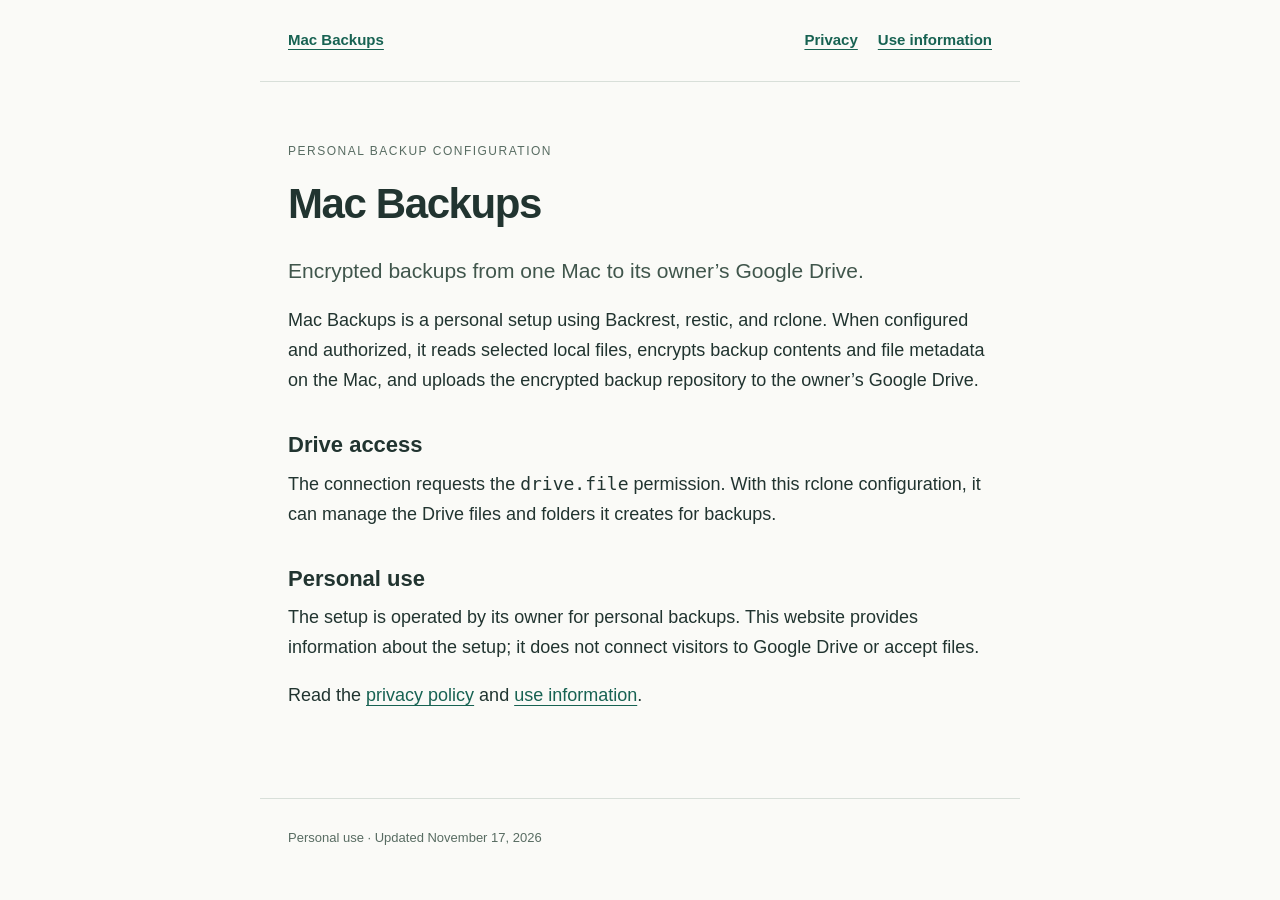
<file: index.html>
<!doctype html>
<html lang="en"><head><meta charset="utf-8"><meta name="viewport" content="width=device-width,initial-scale=1"><meta name="description" content="Information about a personal encrypted Mac backup configuration."><title>Mac Backups</title><link rel="stylesheet" href="styles.css"></head><body><header><a href="index.html">Mac Backups</a><nav aria-label="Main navigation"><a href="privacy.html">Privacy</a><a href="terms.html">Use information</a></nav></header><main><p class="eyebrow">Personal backup configuration</p><h1>Mac Backups</h1><p class="lead">Encrypted backups from one Mac to its owner’s Google Drive.</p><p>Mac Backups is a personal setup using Backrest, restic, and rclone. When configured and authorized, it reads selected local files, encrypts backup contents and file metadata on the Mac, and uploads the encrypted backup repository to the owner’s Google Drive.</p><h2>Drive access</h2><p>The connection requests the <code>drive.file</code> permission. With this rclone configuration, it can manage the Drive files and folders it creates for backups.</p><h2>Personal use</h2><p>The setup is operated by its owner for personal backups. This website provides information about the setup; it does not connect visitors to Google Drive or accept files.</p><p>Read the <a href="privacy.html">privacy policy</a> and <a href="terms.html">use information</a>.</p></main><footer>Personal use · Updated November 17, 2026</footer></body></html>
</file>
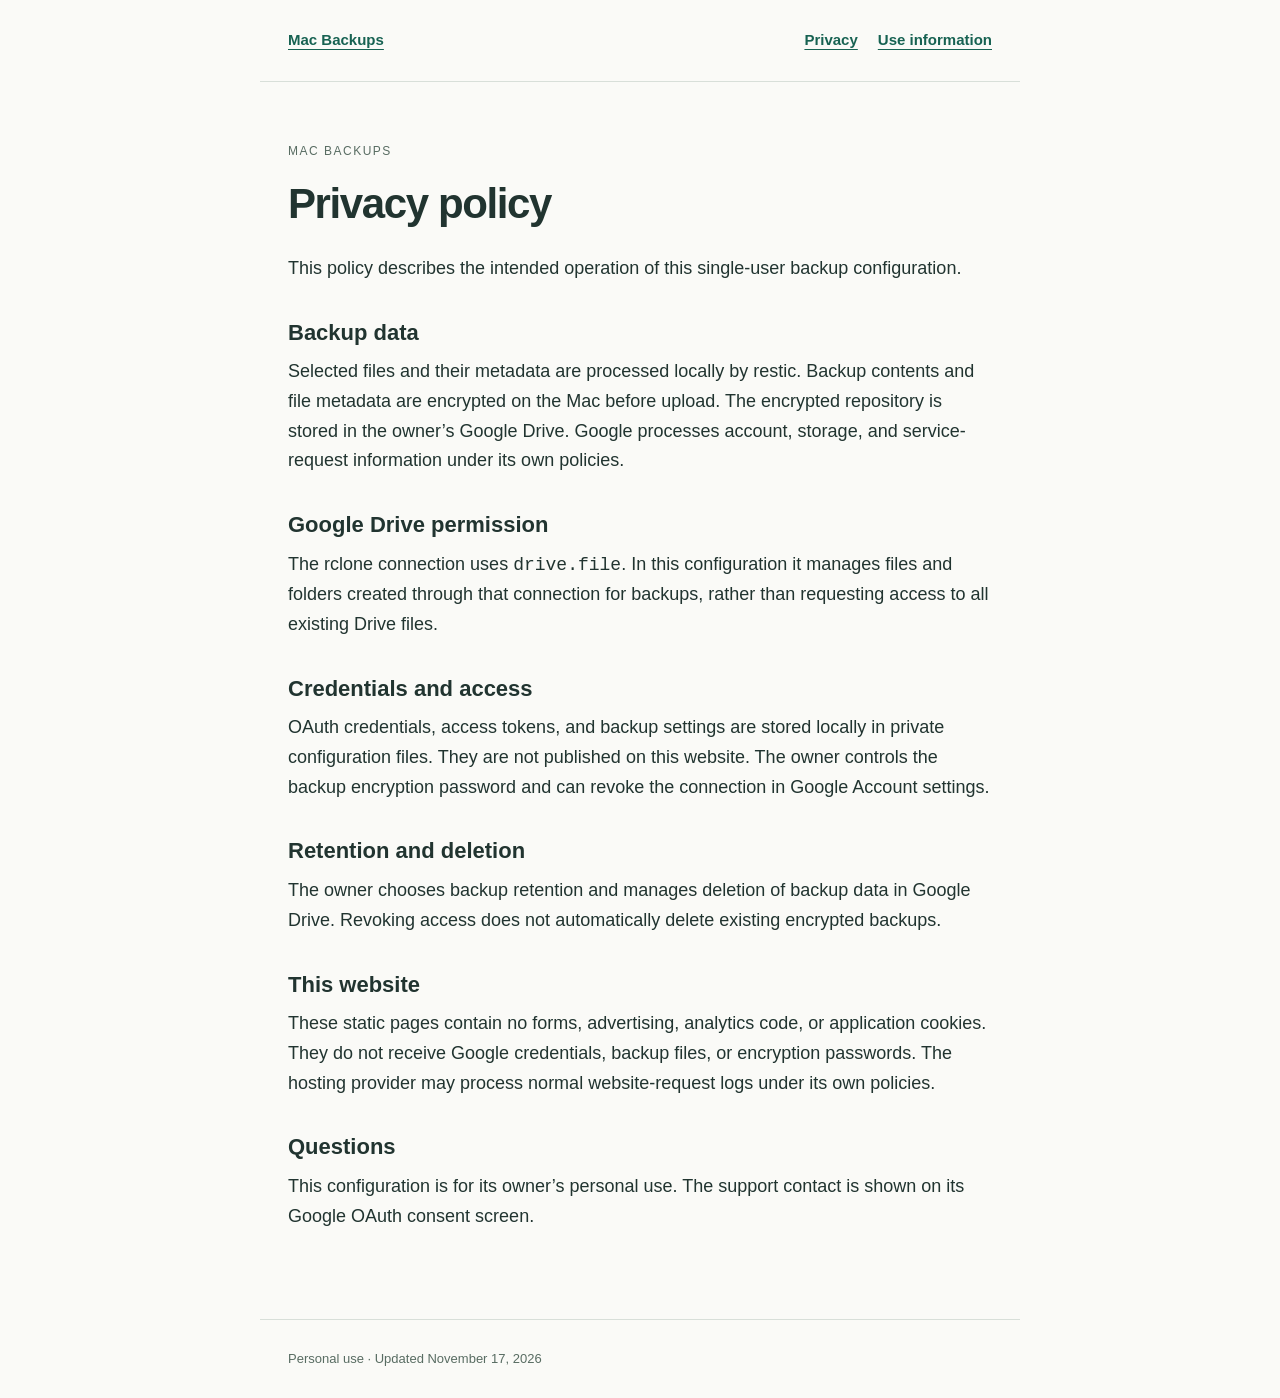
<file: privacy.html>
<!doctype html>
<html lang="en"><head><meta charset="utf-8"><meta name="viewport" content="width=device-width,initial-scale=1"><meta name="description" content="Information about a personal encrypted Mac backup configuration."><title>Privacy policy · Mac Backups</title><link rel="stylesheet" href="styles.css"></head><body><header><a href="index.html">Mac Backups</a><nav aria-label="Main navigation"><a href="privacy.html">Privacy</a><a href="terms.html">Use information</a></nav></header><main><p class="eyebrow">Mac Backups</p><h1>Privacy policy</h1><p>This policy describes the intended operation of this single-user backup configuration.</p><h2>Backup data</h2><p>Selected files and their metadata are processed locally by restic. Backup contents and file metadata are encrypted on the Mac before upload. The encrypted repository is stored in the owner’s Google Drive. Google processes account, storage, and service-request information under its own policies.</p><h2>Google Drive permission</h2><p>The rclone connection uses <code>drive.file</code>. In this configuration it manages files and folders created through that connection for backups, rather than requesting access to all existing Drive files.</p><h2>Credentials and access</h2><p>OAuth credentials, access tokens, and backup settings are stored locally in private configuration files. They are not published on this website. The owner controls the backup encryption password and can revoke the connection in Google Account settings.</p><h2>Retention and deletion</h2><p>The owner chooses backup retention and manages deletion of backup data in Google Drive. Revoking access does not automatically delete existing encrypted backups.</p><h2>This website</h2><p>These static pages contain no forms, advertising, analytics code, or application cookies. They do not receive Google credentials, backup files, or encryption passwords. The hosting provider may process normal website-request logs under its own policies.</p><h2>Questions</h2><p>This configuration is for its owner’s personal use. The support contact is shown on its Google OAuth consent screen.</p></main><footer>Personal use · Updated November 17, 2026</footer></body></html>
</file>
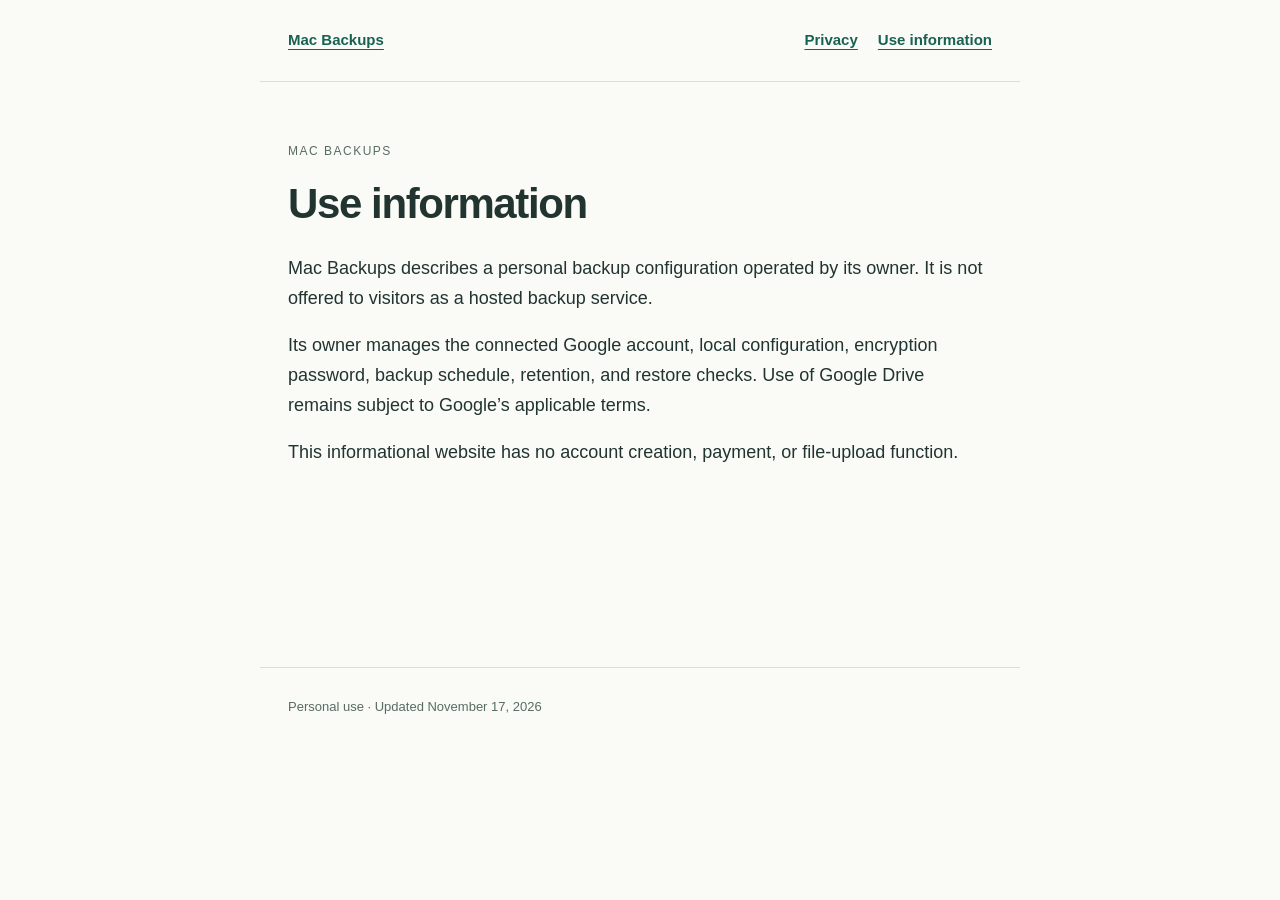
<file: terms.html>
<!doctype html>
<html lang="en"><head><meta charset="utf-8"><meta name="viewport" content="width=device-width,initial-scale=1"><meta name="description" content="Information about a personal encrypted Mac backup configuration."><title>Use information · Mac Backups</title><link rel="stylesheet" href="styles.css"></head><body><header><a href="index.html">Mac Backups</a><nav aria-label="Main navigation"><a href="privacy.html">Privacy</a><a href="terms.html">Use information</a></nav></header><main><p class="eyebrow">Mac Backups</p><h1>Use information</h1><p>Mac Backups describes a personal backup configuration operated by its owner. It is not offered to visitors as a hosted backup service.</p><p>Its owner manages the connected Google account, local configuration, encryption password, backup schedule, retention, and restore checks. Use of Google Drive remains subject to Google’s applicable terms.</p><p>This informational website has no account creation, payment, or file-upload function.</p></main><footer>Personal use · Updated November 17, 2026</footer></body></html>
</file>
<file: styles.css>
*{box-sizing:border-box}html{color-scheme:light}body{margin:0;background:#fafaf7;color:#213430;font:18px/1.65 -apple-system,BlinkMacSystemFont,"Segoe UI",sans-serif}a{color:#176252;text-underline-offset:4px}a:hover{color:#0d3e34}header,main,footer{max-width:760px;margin:auto;padding:28px}header{border-bottom:1px solid #d8dfd9;display:flex;justify-content:space-between;gap:20px;flex-wrap:wrap;font-size:15px}header a{font-weight:600}nav{display:flex;gap:20px}main{padding-top:60px;padding-bottom:70px;min-height:65vh}h1{font-size:42px;line-height:1.15;letter-spacing:-1.4px;margin:12px 0 26px;font-weight:600}h2{font-size:22px;line-height:1.35;margin:34px 0 10px}p{margin:0 0 18px}.eyebrow{font-size:12px;letter-spacing:1.5px;text-transform:uppercase;color:#586c62}.lead{font-size:21px;color:#40564c}footer{border-top:1px solid #d8dfd9;font-size:13px;color:#586c62}@media(max-width:550px){header,main,footer{padding:22px}main{padding-top:40px}h1{font-size:34px}body{font-size:17px}}
</file>
